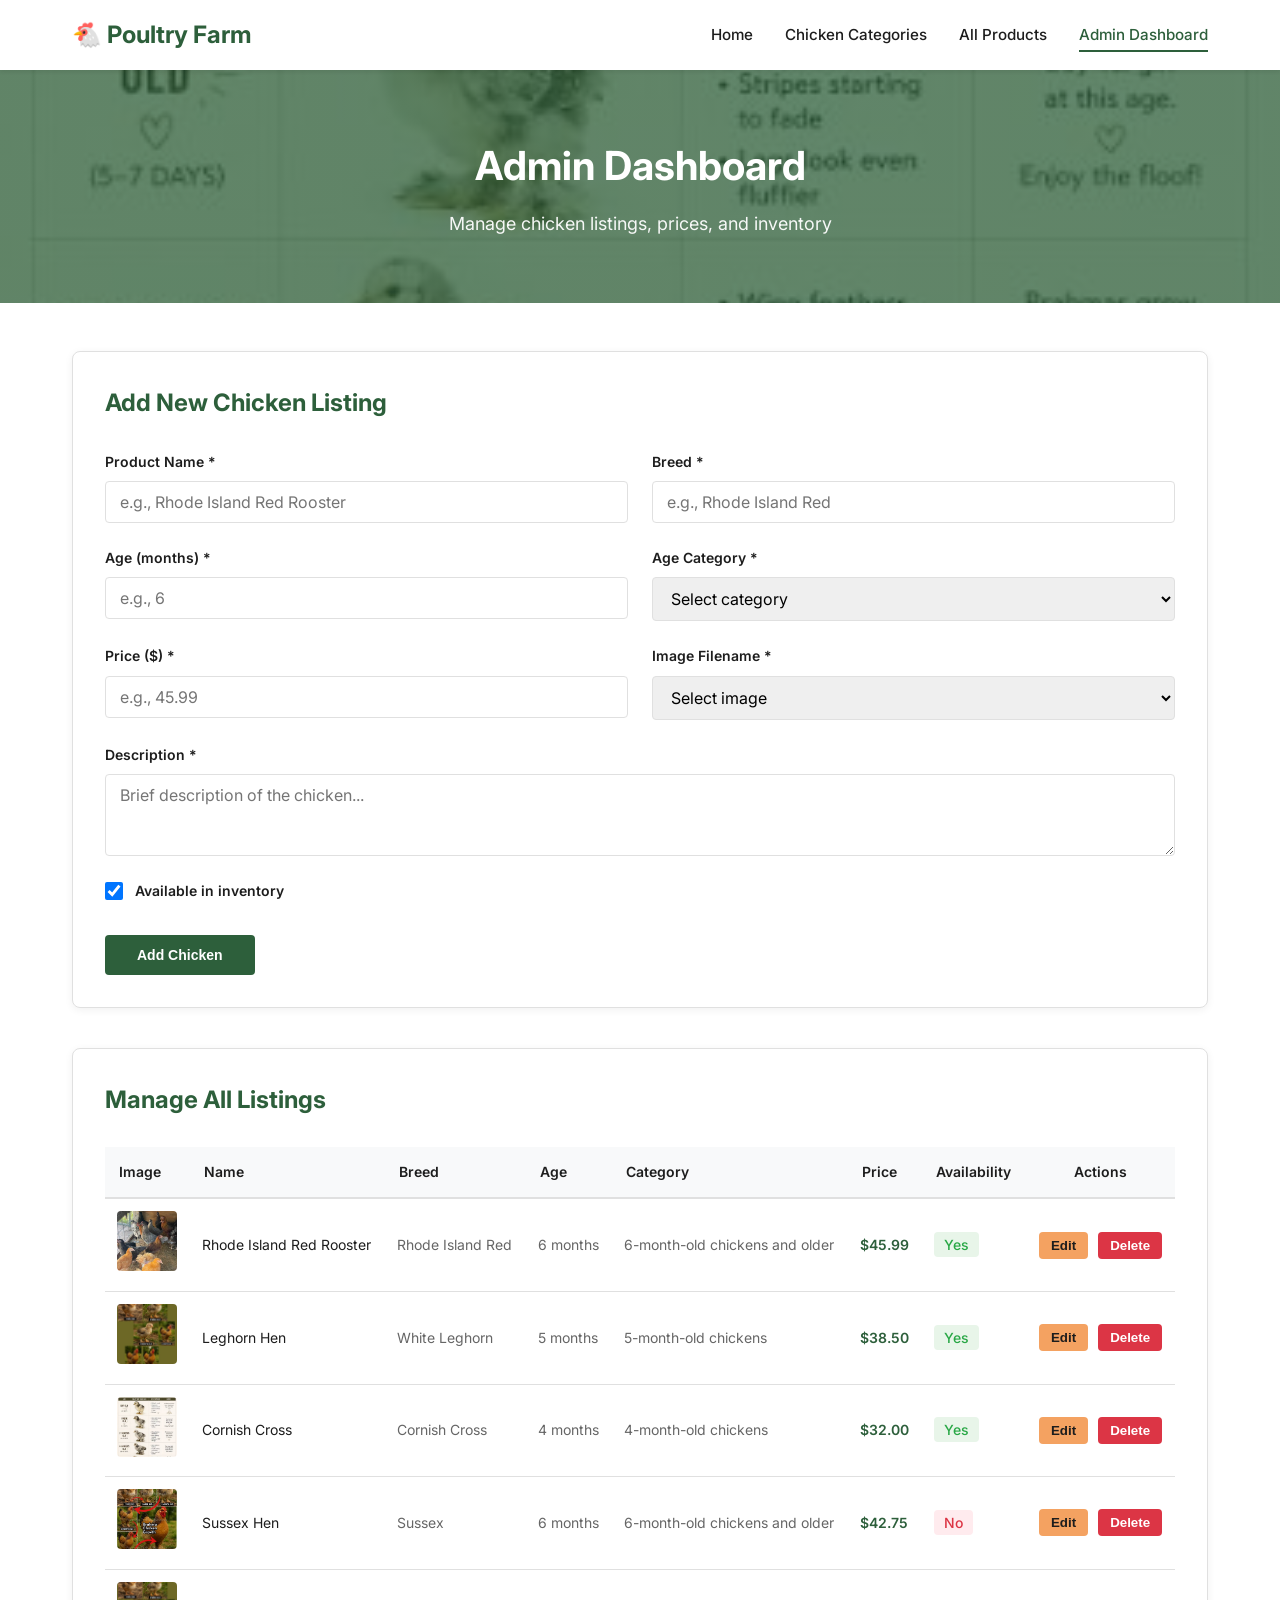
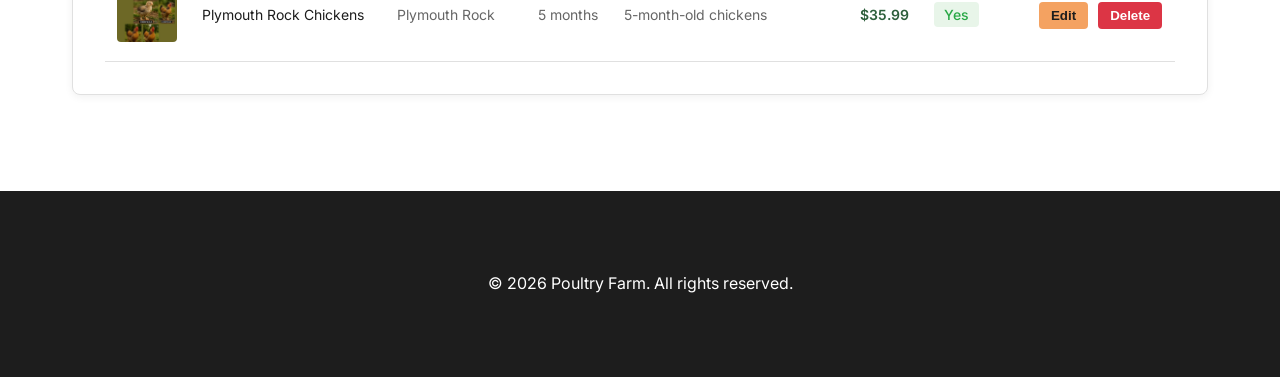
<file: pages/admin.html>
<!DOCTYPE html>
<html lang="en">
<head>
    <meta charset="UTF-8">
    <meta name="viewport" content="width=device-width, initial-scale=1.0">
    <title>Admin Dashboard - Poultry Farm</title>
    <link rel="stylesheet" href="../css/style.css">
    <link rel="preconnect" href="https://fonts.googleapis.com">
    <link rel="preconnect" href="https://fonts.gstatic.com" crossorigin>
    <link href="https://fonts.googleapis.com/css2?family=Inter:wght@300;400;500;600;700&display=swap" rel="stylesheet">
</head>
<body>
    <!-- Navigation -->
    <nav class="navbar">
        <div class="nav-container">
            <div class="nav-logo">
                <h2>🐔 Poultry Farm</h2>
            </div>
            <button class="nav-toggle" id="navToggle" aria-label="Toggle navigation">
                <span class="bar"></span>
                <span class="bar"></span>
                <span class="bar"></span>
            </button>
            <ul class="nav-menu" id="navMenu">
                <li class="nav-item">
                    <a href="../index.html" class="nav-link">Home</a>
                </li>
                <li class="nav-item">
                    <a href="categories.html" class="nav-link">Chicken Categories</a>
                </li>
                <li class="nav-item">
                    <a href="products.html" class="nav-link">All Products</a>
                </li>
                <li class="nav-item">
                    <a href="admin.html" class="nav-link active">Admin Dashboard</a>
                </li>
            </ul>
        </div>
    </nav>

    <!-- Page Header -->
    <header class="page-header" style="background: linear-gradient(rgba(45, 95, 59, 0.75), rgba(45, 95, 59, 0.75)), url('../images (3).jpg') center/cover; color: white; text-align: center; padding: 4rem 2rem;">
        <h1 class="page-title" style="font-size: 2.5rem; font-weight: 700;">Admin Dashboard</h1>
        <p class="page-subtitle" style="font-size: 1.125rem; margin-top: 0.75rem; opacity: 0.95;">Manage chicken listings, prices, and inventory</p>
    </header>

    <!-- Admin Section -->
    <section class="admin">
        <div class="container">
            <!-- Add/Edit Product Form -->
            <div class="form-container" style="background-color: var(--bg-white); border: 1px solid var(--border-color); border-radius: 8px; padding: 2rem; margin-bottom: 2.5rem; box-shadow: 0 2px 8px rgba(0, 0, 0, 0.06);">
                <h2 id="formTitle" style="font-size: 1.5rem; color: var(--primary-color); margin-bottom: 1.75rem;">Add New Chicken Listing</h2>
                <form id="productForm">
                    <input type="hidden" id="productId">
                    <div class="form-grid" style="display: grid; grid-template-columns: 1fr 1fr; gap: 1.5rem;">
                        <div class="form-group" style="display: flex; flex-direction: column; gap: 0.5rem;">
                            <label for="name" style="font-weight: 600; color: var(--text-dark); font-size: 0.875rem;">Product Name *</label>
                            <input type="text" id="name" name="name" required placeholder="e.g., Rhode Island Red Rooster" style="padding: 0.625rem 0.875rem; border: 1px solid var(--border-color); border-radius: 4px; font-size: 1rem; font-family: inherit;">
                        </div>
                        <div class="form-group" style="display: flex; flex-direction: column; gap: 0.5rem;">
                            <label for="breed" style="font-weight: 600; color: var(--text-dark); font-size: 0.875rem;">Breed *</label>
                            <input type="text" id="breed" name="breed" required placeholder="e.g., Rhode Island Red" style="padding: 0.625rem 0.875rem; border: 1px solid var(--border-color); border-radius: 4px; font-size: 1rem; font-family: inherit;">
                        </div>
                        <div class="form-group" style="display: flex; flex-direction: column; gap: 0.5rem;">
                            <label for="age" style="font-weight: 600; color: var(--text-dark); font-size: 0.875rem;">Age (months) *</label>
                            <input type="number" id="age" name="age" required min="1" placeholder="e.g., 6" style="padding: 0.625rem 0.875rem; border: 1px solid var(--border-color); border-radius: 4px; font-size: 1rem; font-family: inherit;">
                        </div>
                        <div class="form-group" style="display: flex; flex-direction: column; gap: 0.5rem;">
                            <label for="ageCategory" style="font-weight: 600; color: var(--text-dark); font-size: 0.875rem;">Age Category *</label>
                            <select id="ageCategory" name="ageCategory" required style="padding: 0.625rem 0.875rem; border: 1px solid var(--border-color); border-radius: 4px; font-size: 1rem; font-family: inherit;">
                                <option value="">Select category</option>
                                <option value="4-month-old chickens">4-month-old chickens</option>
                                <option value="5-month-old chickens">5-month-old chickens</option>
                                <option value="6-month-old chickens and older">6-month-old chickens and older</option>
                            </select>
                        </div>
                        <div class="form-group" style="display: flex; flex-direction: column; gap: 0.5rem;">
                            <label for="price" style="font-weight: 600; color: var(--text-dark); font-size: 0.875rem;">Price ($) *</label>
                            <input type="number" id="price" name="price" required min="0" step="0.01" placeholder="e.g., 45.99" style="padding: 0.625rem 0.875rem; border: 1px solid var(--border-color); border-radius: 4px; font-size: 1rem; font-family: inherit;">
                        </div>
                        <div class="form-group" style="display: flex; flex-direction: column; gap: 0.5rem;">
                            <label for="image" style="font-weight: 600; color: var(--text-dark); font-size: 0.875rem;">Image Filename *</label>
                            <select id="image" name="image" required style="padding: 0.625rem 0.875rem; border: 1px solid var(--border-color); border-radius: 4px; font-size: 1rem; font-family: inherit;">
                                <option value="">Select image</option>
                                <option value="images.jpg">images.jpg</option>
                                <option value="images (1).jpg">images (1).jpg</option>
                                <option value="images (2).jpg">images (2).jpg</option>
                                <option value="images (3).jpg">images (3).jpg</option>
                                <option value="images (4).jpg">images (4).jpg</option>
                            </select>
                        </div>
                        <div class="form-group" style="display: flex; flex-direction: column; gap: 0.5rem; grid-column: span 2;">
                            <label for="description" style="font-weight: 600; color: var(--text-dark); font-size: 0.875rem;">Description *</label>
                            <textarea id="description" name="description" required rows="3" placeholder="Brief description of the chicken..." style="padding: 0.625rem 0.875rem; border: 1px solid var(--border-color); border-radius: 4px; font-size: 1rem; font-family: inherit; resize: vertical;"></textarea>
                        </div>
                        <div class="form-group" style="display: flex; align-items: center; gap: 0.75rem; grid-column: span 2;">
                            <input type="checkbox" id="availability" name="availability" checked style="width: 1.125rem; height: 1.125rem;">
                            <label for="availability" style="font-weight: 600; color: var(--text-dark); font-size: 0.875rem;">Available in inventory</label>
                        </div>
                    </div>
                    <div class="form-actions" style="display: flex; gap: 0.75rem; margin-top: 2rem;">
                        <button type="submit" id="submitBtn" class="btn btn-primary" style="flex: 0 1 auto; padding: 0.75rem 2rem;">Add Chicken</button>
                        <button type="button" id="cancelBtn" class="btn btn-secondary" style="flex: 0 1 auto; padding: 0.75rem 2rem; display: none;">Cancel Edit</button>
                    </div>
                </form>
            </div>

            <!-- Product Listings Table -->
            <div class="table-container" style="background-color: var(--bg-white); border: 1px solid var(--border-color); border-radius: 8px; padding: 2rem; box-shadow: 0 2px 8px rgba(0, 0, 0, 0.06); overflow-x: auto;">
                <h2 style="font-size: 1.5rem; color: var(--primary-color); margin-bottom: 1.75rem;">Manage All Listings</h2>
                <table id="productsTable" style="width: 100%; border-collapse: collapse;">
                    <thead>
                        <tr style="background-color: var(--bg-light); border-bottom: 2px solid var(--border-color);">
                            <th style="padding: 0.875rem; text-align: left; font-weight: 600; color: var(--text-dark); font-size: 0.875rem;">Image</th>
                            <th style="padding: 0.875rem; text-align: left; font-weight: 600; color: var(--text-dark); font-size: 0.875rem;">Name</th>
                            <th style="padding: 0.875rem; text-align: left; font-weight: 600; color: var(--text-dark); font-size: 0.875rem;">Breed</th>
                            <th style="padding: 0.875rem; text-align: left; font-weight: 600; color: var(--text-dark); font-size: 0.875rem;">Age</th>
                            <th style="padding: 0.875rem; text-align: left; font-weight: 600; color: var(--text-dark); font-size: 0.875rem;">Category</th>
                            <th style="padding: 0.875rem; text-align: left; font-weight: 600; color: var(--text-dark); font-size: 0.875rem;">Price</th>
                            <th style="padding: 0.875rem; text-align: left; font-weight: 600; color: var(--text-dark); font-size: 0.875rem;">Availability</th>
                            <th style="padding: 0.875rem; text-align: center; font-weight: 600; color: var(--text-dark); font-size: 0.875rem;">Actions</th>
                        </tr>
                    </thead>
                    <tbody id="productsTableBody">
                        <!-- Table rows loaded dynamically -->
                    </tbody>
                </table>
            </div>
        </div>
    </section>

    <footer class="footer">
        <div class="container">
            <p>&copy; 2026 Poultry Farm. All rights reserved.</p>
        </div>
    </footer>

    <script src="../js/app.js"></script>
    <script src="../js/admin.js"></script>
</body>
</html>
</file>
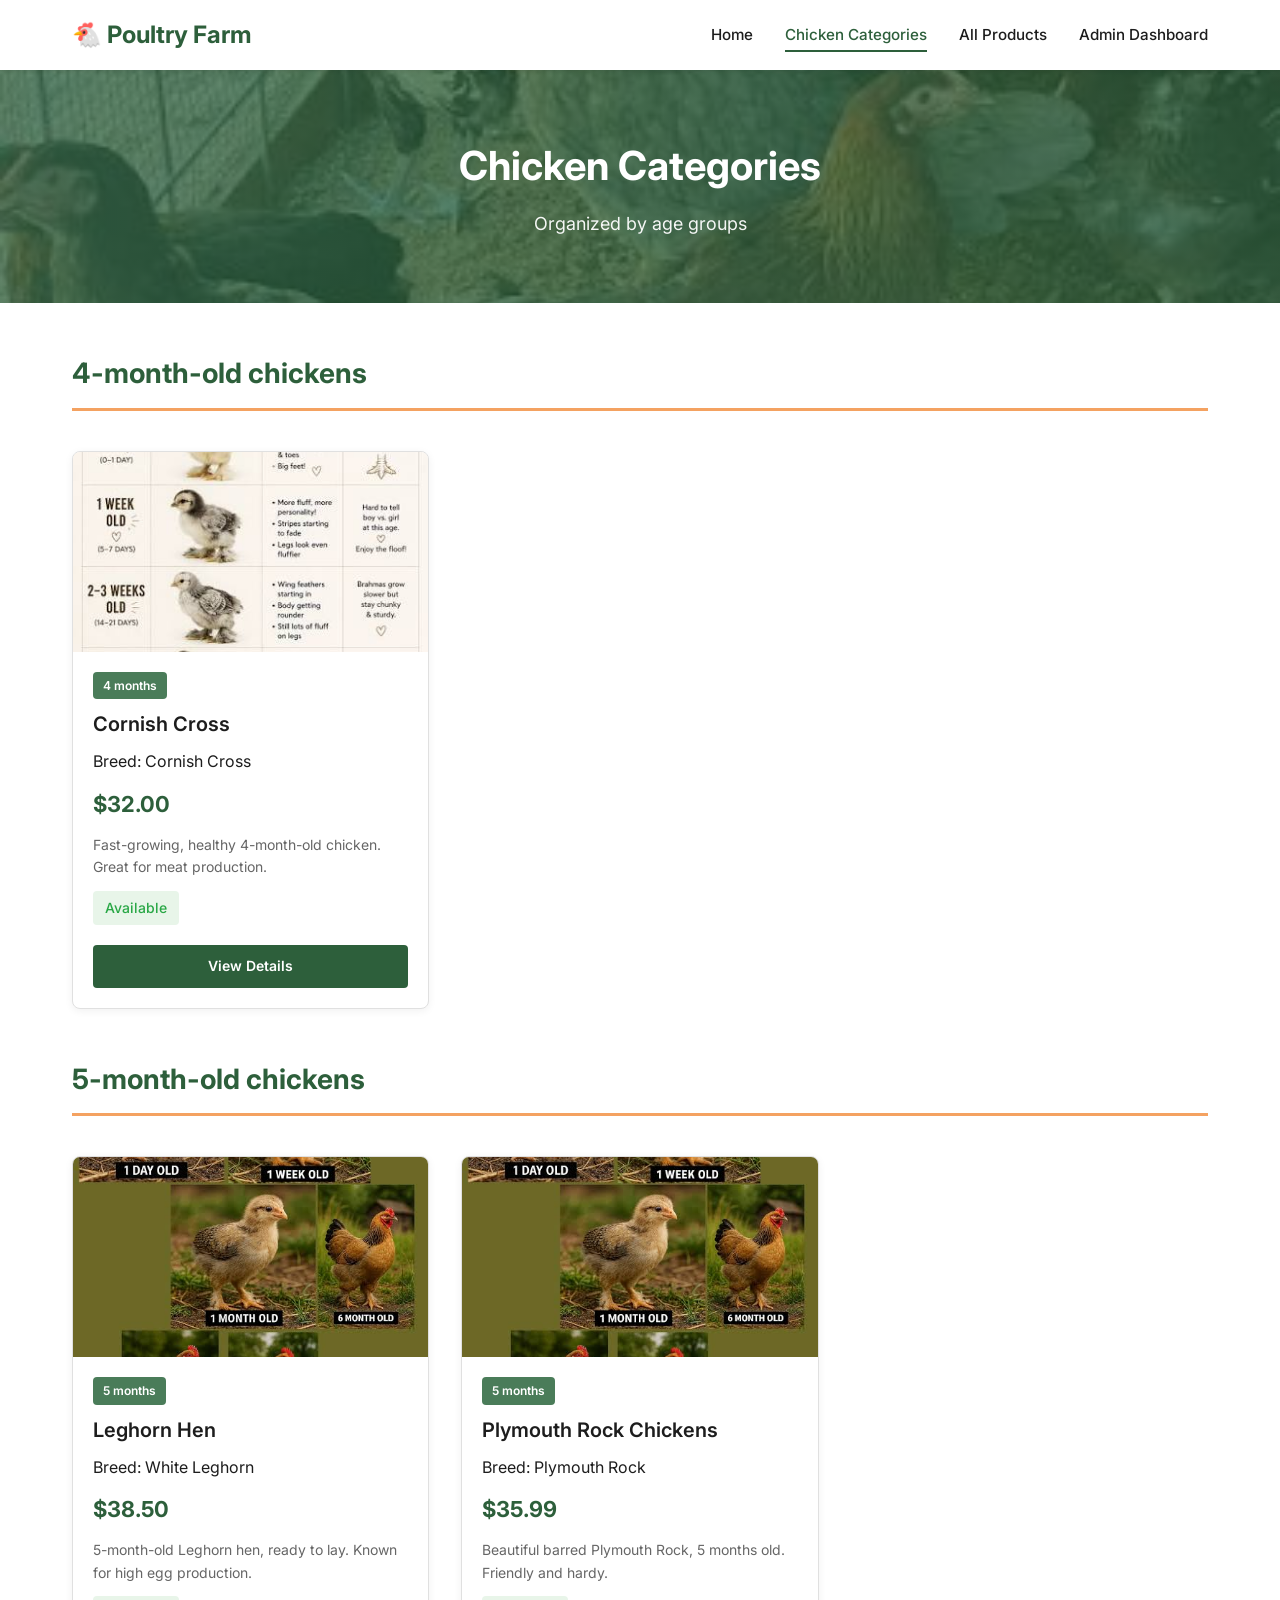
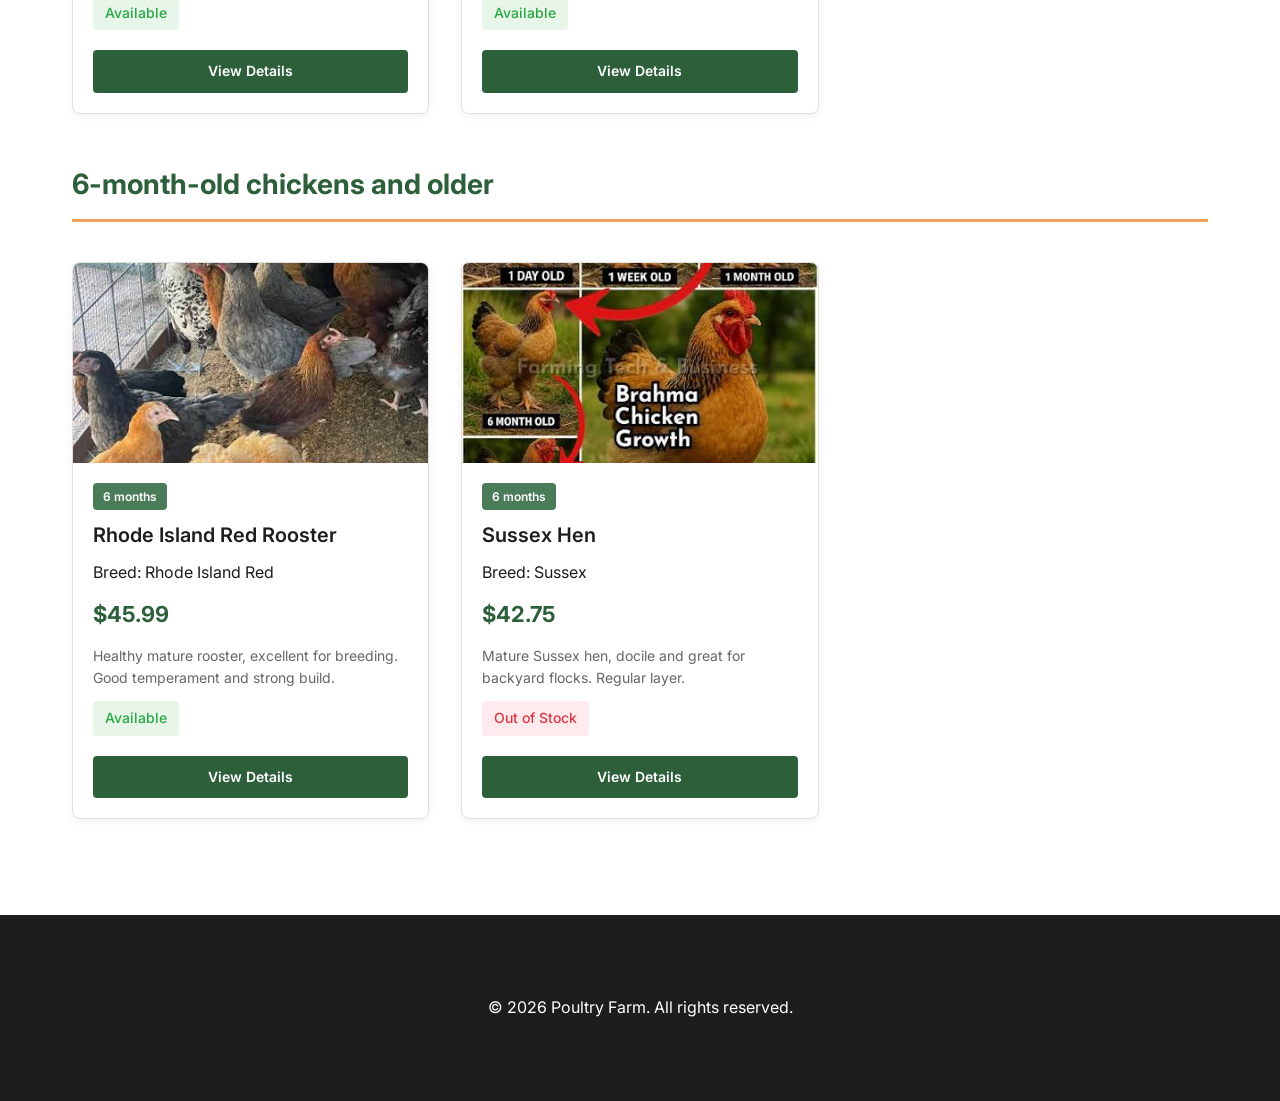
<file: pages/categories.html>
<!DOCTYPE html>
<html lang="en">
<head>
    <meta charset="UTF-8">
    <meta name="viewport" content="width=device-width, initial-scale=1.0">
    <title>Chicken Categories - Poultry Farm</title>
    <link rel="stylesheet" href="../css/style.css">
    <link rel="preconnect" href="https://fonts.googleapis.com">
    <link rel="preconnect" href="https://fonts.gstatic.com" crossorigin>
    <link href="https://fonts.googleapis.com/css2?family=Inter:wght@300;400;500;600;700&display=swap" rel="stylesheet">
</head>
<body>
    <!-- Navigation -->
    <nav class="navbar">
        <div class="nav-container">
            <div class="nav-logo">
                <h2>🐔 Poultry Farm</h2>
            </div>
            <button class="nav-toggle" id="navToggle" aria-label="Toggle navigation">
                <span class="bar"></span>
                <span class="bar"></span>
                <span class="bar"></span>
            </button>
            <ul class="nav-menu" id="navMenu">
                <li class="nav-item">
                    <a href="../index.html" class="nav-link">Home</a>
                </li>
                <li class="nav-item">
                    <a href="categories.html" class="nav-link active">Chicken Categories</a>
                </li>
                <li class="nav-item">
                    <a href="products.html" class="nav-link">All Products</a>
                </li>
                <li class="nav-item">
                    <a href="admin.html" class="nav-link">Admin Dashboard</a>
                </li>
            </ul>
        </div>
    </nav>

    <!-- Page Header -->
    <header class="page-header" style="background: linear-gradient(rgba(45, 95, 59, 0.75), rgba(45, 95, 59, 0.75)), url('../images (1).jpg') center/cover; color: white; text-align: center; padding: 4rem 2rem;">
        <h1 class="page-title" style="font-size: 2.5rem; font-weight: 700;">Chicken Categories</h1>
        <p class="page-subtitle" style="font-size: 1.125rem; margin-top: 0.75rem; opacity: 0.95;">Organized by age groups</p>
    </header>

    <!-- Categories Section -->
    <section class="categories">
        <div class="container">
            <!-- 4-month-old chickens -->
            <div class="category-section" style="margin-bottom: 3rem;">
                <h2 class="category-title" style="font-size: 1.75rem; color: var(--primary-color); margin-bottom: 1.5rem; padding-bottom: 0.75rem; border-bottom: 3px solid var(--accent-color);">4-month-old chickens</h2>
                <div class="products-grid" id="category-4month">
                    <!-- Products loaded dynamically -->
                </div>
            </div>

            <!-- 5-month-old chickens -->
            <div class="category-section" style="margin-bottom: 3rem;">
                <h2 class="category-title" style="font-size: 1.75rem; color: var(--primary-color); margin-bottom: 1.5rem; padding-bottom: 0.75rem; border-bottom: 3px solid var(--accent-color);">5-month-old chickens</h2>
                <div class="products-grid" id="category-5month">
                    <!-- Products loaded dynamically -->
                </div>
            </div>

            <!-- 6-month-old chickens and older -->
            <div class="category-section">
                <h2 class="category-title" style="font-size: 1.75rem; color: var(--primary-color); margin-bottom: 1.5rem; padding-bottom: 0.75rem; border-bottom: 3px solid var(--accent-color);">6-month-old chickens and older</h2>
                <div class="products-grid" id="category-6month">
                    <!-- Products loaded dynamically -->
                </div>
            </div>
        </div>
    </section>

    <footer class="footer">
        <div class="container">
            <p>&copy; 2026 Poultry Farm. All rights reserved.</p>
        </div>
    </footer>

    <script src="../js/app.js"></script>
    <script src="../js/categories.js"></script>
</body>
</html>
</file>
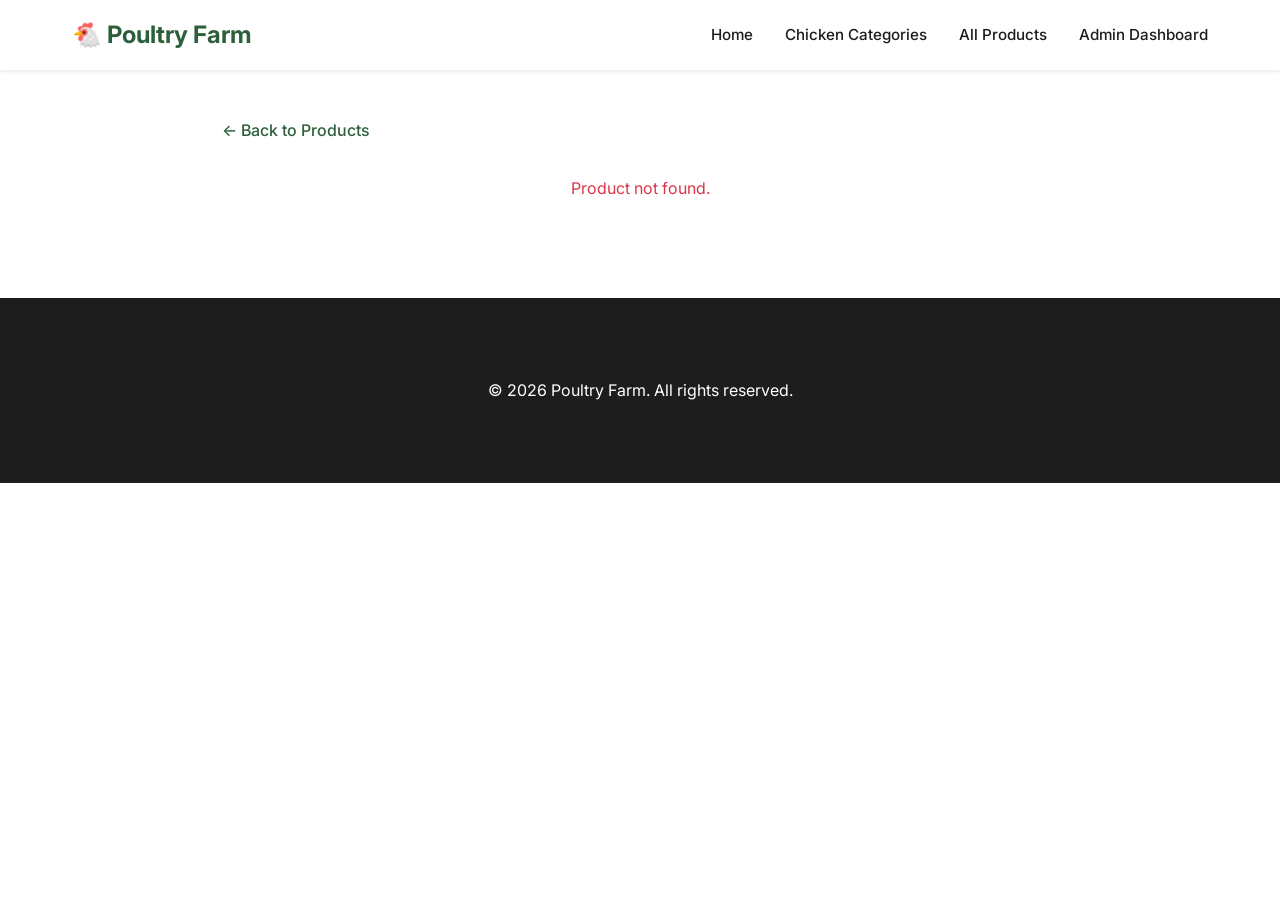
<file: pages/product-details.html>
<!DOCTYPE html>
<html lang="en">
<head>
    <meta charset="UTF-8">
    <meta name="viewport" content="width=device-width, initial-scale=1.0">
    <title>Product Details - Poultry Farm</title>
    <link rel="stylesheet" href="../css/style.css">
    <link rel="preconnect" href="https://fonts.googleapis.com">
    <link rel="preconnect" href="https://fonts.gstatic.com" crossorigin>
    <link href="https://fonts.googleapis.com/css2?family=Inter:wght@300;400;500;600;700&display=swap" rel="stylesheet">
</head>
<body>
    <!-- Navigation -->
    <nav class="navbar">
        <div class="nav-container">
            <div class="nav-logo">
                <h2>🐔 Poultry Farm</h2>
            </div>
            <button class="nav-toggle" id="navToggle" aria-label="Toggle navigation">
                <span class="bar"></span>
                <span class="bar"></span>
                <span class="bar"></span>
            </button>
            <ul class="nav-menu" id="navMenu">
                <li class="nav-item">
                    <a href="../index.html" class="nav-link">Home</a>
                </li>
                <li class="nav-item">
                    <a href="categories.html" class="nav-link">Chicken Categories</a>
                </li>
                <li class="nav-item">
                    <a href="products.html" class="nav-link">All Products</a>
                </li>
                <li class="nav-item">
                    <a href="admin.html" class="nav-link">Admin Dashboard</a>
                </li>
            </ul>
        </div>
    </nav>

    <!-- Product Details -->
    <section class="product-details">
        <div class="container" style="max-width: 900px;">
            <div class="back-link" style="margin-bottom: 2rem;">
                <a href="products.html" style="color: var(--primary-color); text-decoration: none; font-weight: 500;">← Back to Products</a>
            </div>
            <div class="details-container" id="productDetails">
                <!-- Product details loaded dynamically -->
            </div>
        </div>
    </section>

    <footer class="footer">
        <div class="container">
            <p>&copy; 2026 Poultry Farm. All rights reserved.</p>
        </div>
    </footer>

    <script src="../js/app.js"></script>
    <script src="../js/product-details.js"></script>
</body>
</html>
</file>
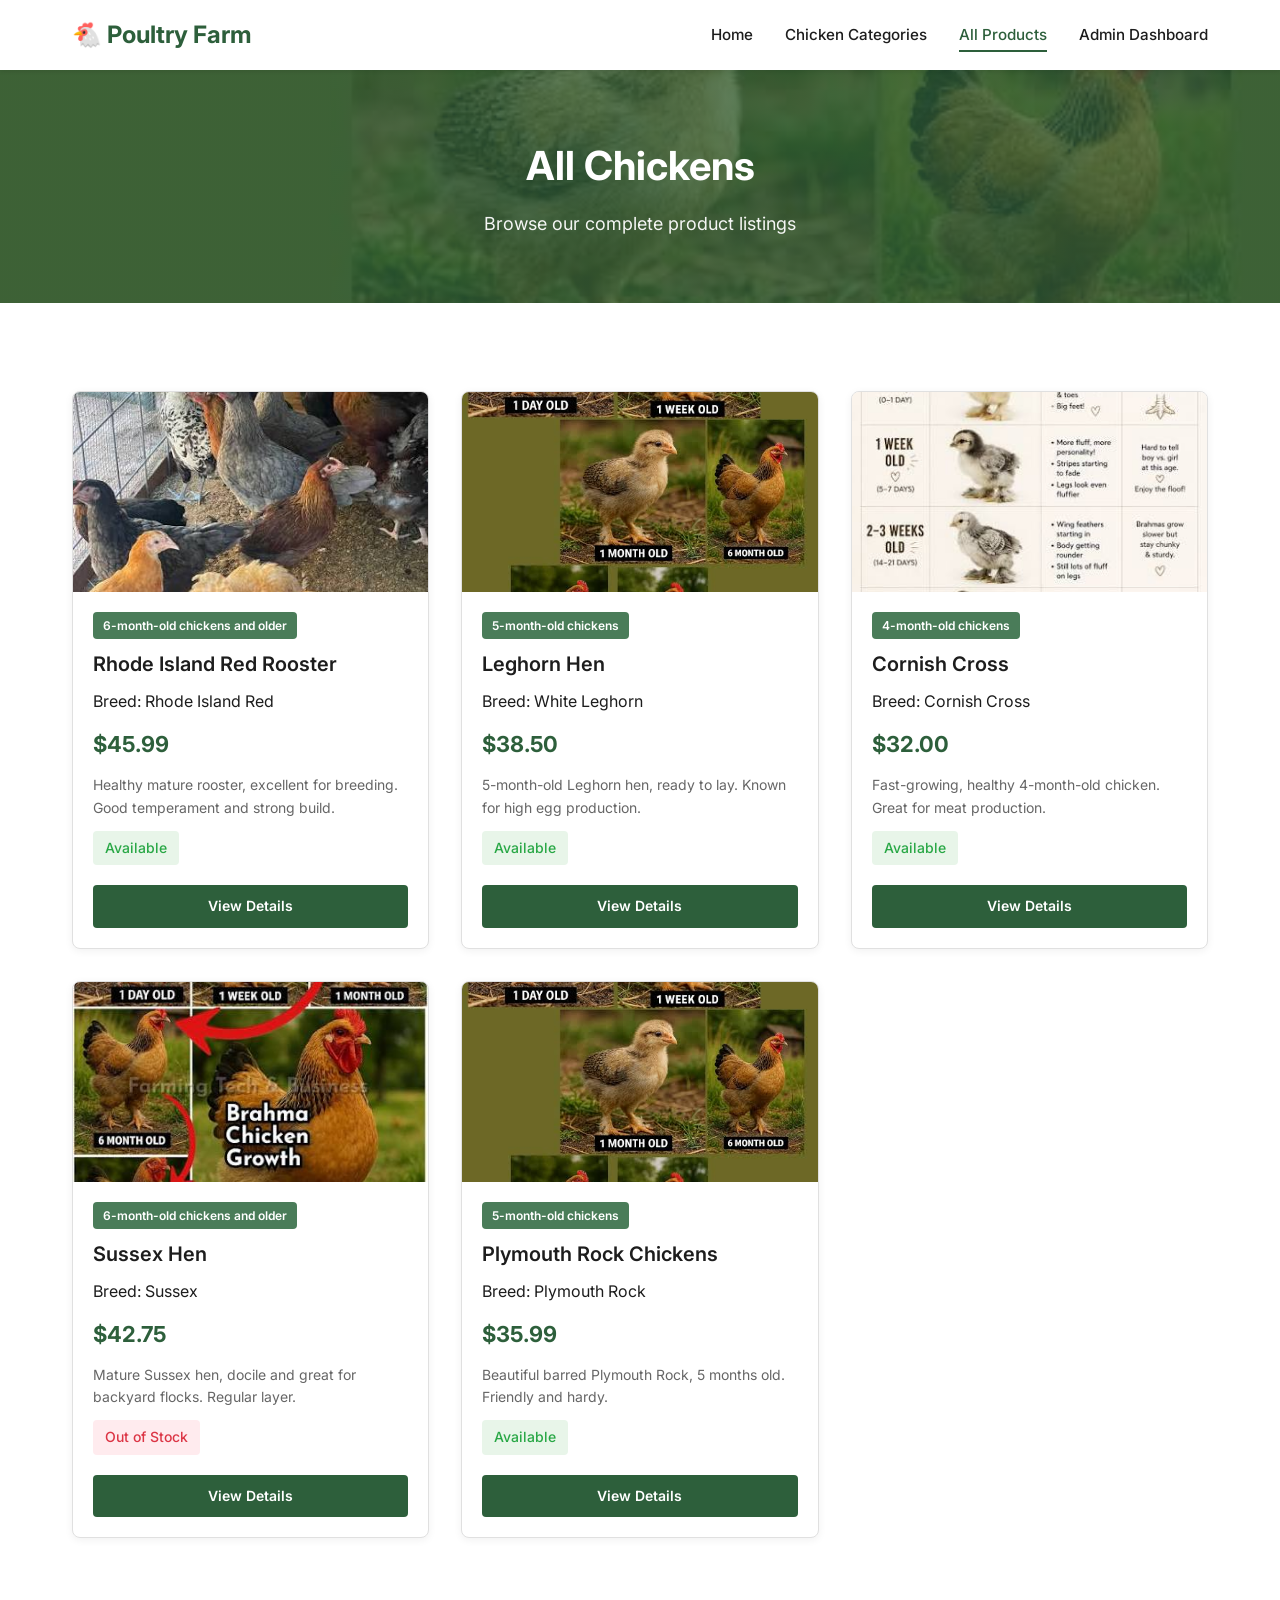
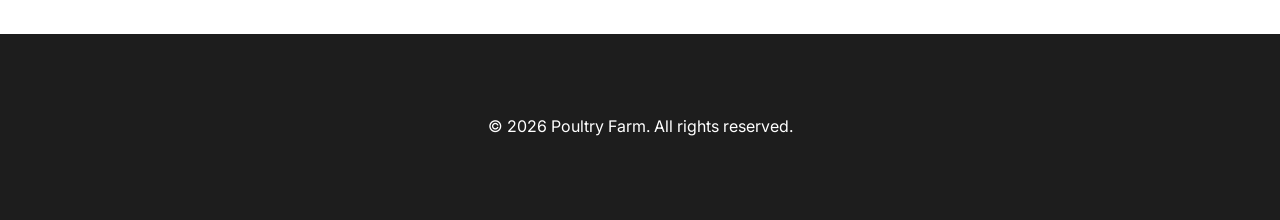
<file: pages/products.html>
<!DOCTYPE html>
<html lang="en">
<head>
    <meta charset="UTF-8">
    <meta name="viewport" content="width=device-width, initial-scale=1.0">
    <title>All Products - Poultry Farm</title>
    <link rel="stylesheet" href="../css/style.css">
    <link rel="preconnect" href="https://fonts.googleapis.com">
    <link rel="preconnect" href="https://fonts.gstatic.com" crossorigin>
    <link href="https://fonts.googleapis.com/css2?family=Inter:wght@300;400;500;600;700&display=swap" rel="stylesheet">
</head>
<body>
    <!-- Navigation -->
    <nav class="navbar">
        <div class="nav-container">
            <div class="nav-logo">
                <h2>🐔 Poultry Farm</h2>
            </div>
            <button class="nav-toggle" id="navToggle" aria-label="Toggle navigation">
                <span class="bar"></span>
                <span class="bar"></span>
                <span class="bar"></span>
            </button>
            <ul class="nav-menu" id="navMenu">
                <li class="nav-item">
                    <a href="../index.html" class="nav-link">Home</a>
                </li>
                <li class="nav-item">
                    <a href="categories.html" class="nav-link">Chicken Categories</a>
                </li>
                <li class="nav-item">
                    <a href="products.html" class="nav-link active">All Products</a>
                </li>
                <li class="nav-item">
                    <a href="admin.html" class="nav-link">Admin Dashboard</a>
                </li>
            </ul>
        </div>
    </nav>

    <!-- Page Header -->
    <header class="page-header" style="background: linear-gradient(rgba(45, 95, 59, 0.75), rgba(45, 95, 59, 0.75)), url('../images (2).jpg') center/cover; color: white; text-align: center; padding: 4rem 2rem;">
        <h1 class="page-title" style="font-size: 2.5rem; font-weight: 700;">All Chickens</h1>
        <p class="page-subtitle" style="font-size: 1.125rem; margin-top: 0.75rem; opacity: 0.95;">Browse our complete product listings</p>
    </header>

    <!-- Products Section -->
    <section class="products">
        <div class="container">
            <div class="products-grid" id="allProducts">
                <!-- Products loaded dynamically -->
            </div>
        </div>
    </section>

    <footer class="footer">
        <div class="container">
            <p>&copy; 2026 Poultry Farm. All rights reserved.</p>
        </div>
    </footer>

    <script src="../js/app.js"></script>
    <script src="../js/products.js"></script>
</body>
</html>
</file>
<file: css/style.css>
/* Reset and Base Styles */
* {
    margin: 0;
    padding: 0;
    box-sizing: border-box;
}

:root {
    --primary-color: #2d5f3b;
    --secondary-color: #4a7c59;
    --accent-color: #f4a261;
    --text-dark: #1d1d1d;
    --text-light: #666666;
    --bg-light: #f8f9fa;
    --bg-white: #ffffff;
    --border-color: #e0e0e0;
    --success-color: #28a745;
    --danger-color: #dc3545;
}

html {
    scroll-behavior: smooth;
}

body {
    font-family: 'Inter', -apple-system, BlinkMacSystemFont, 'Segoe UI', 'Roboto', 'Oxygen',
        'Ubuntu', 'Cantarell', 'Fira Sans', 'Droid Sans', 'Helvetica Neue',
        sans-serif;
    line-height: 1.6;
    color: var(--text-dark);
    background-color: var(--bg-white);
}

/* Navigation */
.navbar {
    background-color: var(--bg-white);
    box-shadow: 0 2px 4px rgba(0, 0, 0, 0.08);
    position: sticky;
    top: 0;
    z-index: 100;
    width: 100%;
}

.nav-container {
    max-width: 1200px;
    margin: 0 auto;
    padding: 1rem 2rem;
    display: flex;
    justify-content: space-between;
    align-items: center;
    flex-wrap: wrap;
}

.nav-logo h2 {
    color: var(--primary-color);
    font-size: 1.5rem;
    font-weight: 700;
}

.nav-toggle {
    display: none;
    background: transparent;
    border: 2px solid var(--primary-color);
    padding: 0.5rem;
    cursor: pointer;
    border-radius: 4px;
}

.nav-toggle:focus {
    outline: 2px solid var(--accent-color);
    outline-offset: 2px;
}

.bar {
    display: block;
    width: 25px;
    height: 3px;
    margin: 5px auto;
    background-color: var(--primary-color);
    transition: 0.3s;
}

.nav-menu {
    display: flex;
    list-style: none;
    gap: 2rem;
    align-items: center;
}

.nav-link {
    text-decoration: none;
    color: var(--text-dark);
    font-weight: 500;
    font-size: 0.95rem;
    padding: 0.5rem 0;
    transition: color 0.2s ease;
    position: relative;
}

.nav-link:hover {
    color: var(--primary-color);
}

.nav-link.active {
    color: var(--primary-color);
}

.nav-link.active::after {
    content: '';
    position: absolute;
    bottom: 0;
    left: 0;
    width: 100%;
    height: 2px;
    background-color: var(--primary-color);
}

/* Container */
.container {
    max-width: 1200px;
    margin: 0 auto;
    padding: 3rem 2rem;
}

/* Hero Section */
.hero {
    background: linear-gradient(rgba(45, 95, 59, 0.75), rgba(45, 95, 59, 0.75)),
                url('images (1).jpg') center/cover no-repeat;
    color: white;
    text-align: center;
    padding: 6rem 2rem;
    min-height: 60vh;
    display: flex;
    align-items: center;
    justify-content: center;
}

.hero-content {
    max-width: 700px;
}

.hero-title {
    font-size: 2.75rem;
    font-weight: 700;
    margin-bottom: 1rem;
    line-height: 1.2;
}

.hero-subtitle {
    font-size: 1.25rem;
    font-weight: 300;
    margin-bottom: 2rem;
    opacity: 0.95;
}

.hero-btn {
    display: inline-block;
    background-color: var(--accent-color);
    color: var(--text-dark);
    padding: 0.875rem 2rem;
    text-decoration: none;
    font-weight: 600;
    font-size: 1rem;
    border-radius: 6px;
    transition: transform 0.2s ease, box-shadow 0.2s ease;
    box-shadow: 0 4px 6px rgba(0, 0, 0, 0.2);
}

.hero-btn:hover {
    transform: translateY(-2px);
    box-shadow: 0 6px 10px rgba(0, 0, 0, 0.25);
}

/* Sections */
.about {
    background-color: var(--bg-light);
}

.section-title {
    font-size: 2rem;
    font-weight: 700;
    color: var(--primary-color);
    text-align: center;
    margin-bottom: 1.5rem;
}

.section-text {
    text-align: center;
    color: var(--text-light);
    font-size: 1.05rem;
    max-width: 900px;
    margin: 0 auto;
    line-height: 1.8;
}

/* Products Grid */
.products-grid {
    display: grid;
    grid-template-columns: repeat(auto-fill, minmax(280px, 1fr));
    gap: 2rem;
    margin-top: 2.5rem;
}

.product-card {
    background-color: var(--bg-white);
    border: 1px solid var(--border-color);
    border-radius: 8px;
    overflow: hidden;
    box-shadow: 0 2px 8px rgba(0, 0, 0, 0.06);
    transition: transform 0.2s ease, box-shadow 0.2s ease;
    display: flex;
    flex-direction: column;
}

.product-card:hover {
    transform: translateY(-4px);
    box-shadow: 0 6px 16px rgba(0, 0, 0, 0.1);
}

.product-image {
    width: 100%;
    height: 200px;
    object-fit: cover;
    background-color: var(--bg-light);
}

.product-info {
    padding: 1.25rem;
    flex: 1;
    display: flex;
    flex-direction: column;
    gap: 0.75rem;
}

.product-name {
    font-size: 1.25rem;
    font-weight: 600;
    color: var(--text-dark);
    line-height: 1.3;
}

.product-badge {
    display: inline-block;
    background-color: var(--secondary-color);
    color: white;
    padding: 0.25rem 0.625rem;
    border-radius: 4px;
    font-size: 0.75rem;
    font-weight: 600;
    width: fit-content;
}

.product-price {
    font-size: 1.375rem;
    font-weight: 700;
    color: var(--primary-color);
}

.product-description {
    color: var(--text-light);
    font-size: 0.875rem;
    line-height: 1.6;
    flex: 1;
}

.product-availability {
    font-size: 0.875rem;
    font-weight: 500;
    padding: 0.375rem 0.75rem;
    border-radius: 4px;
    width: fit-content;
}

.availability-in {
    background-color: #e8f5e9;
    color: var(--success-color);
}

.availability-out {
    background-color: #ffebee;
    color: var(--danger-color);
}

.product-actions {
    display: flex;
    gap: 0.75rem;
    margin-top: 0.5rem;
}

.btn {
    flex: 1;
    padding: 0.625rem 1rem;
    text-decoration: none;
    text-align: center;
    font-weight: 600;
    font-size: 0.875rem;
    border-radius: 4px;
    border: none;
    cursor: pointer;
    transition: opacity 0.2s ease;
}

.btn-primary {
    background-color: var(--primary-color);
    color: white;
}

.btn-secondary {
    background-color: var(--bg-light);
    color: var(--text-dark);
    border: 1px solid var(--border-color);
}

.btn:hover {
    opacity: 0.9;
}

.btn:focus {
    outline: 2px solid var(--accent-color);
    outline-offset: 2px;
}

/* View All Container */
.view-all-container {
    text-align: center;
    margin-top: 2.5rem;
}

.view-all-btn {
    display: inline-block;
    background-color: var(--primary-color);
    color: white;
    padding: 0.875rem 2.5rem;
    text-decoration: none;
    font-weight: 600;
    font-size: 1rem;
    border-radius: 6px;
    transition: opacity 0.2s ease;
}

.view-all-btn:hover {
    opacity: 0.9;
}

/* Footer */
.footer {
    background-color: var(--text-dark);
    color: white;
    text-align: center;
    padding: 2rem;
    margin-top: 3rem;
}

/* Responsive Design */
@media (max-width: 768px) {
    .nav-toggle {
        display: block;
    }

    .nav-menu {
        display: none;
        width: 100%;
        flex-direction: column;
        gap: 0;
        margin-top: 1rem;
    }

    .nav-menu.active {
        display: flex;
    }

    .nav-item {
        width: 100%;
        border-top: 1px solid var(--border-color);
    }

    .nav-link {
        display: block;
        width: 100%;
        padding: 0.875rem 0;
    }

    .nav-link.active::after {
        display: none;
    }

    .container {
        padding: 2rem 1.25rem;
    }

    .hero {
        padding: 4rem 1.25rem;
        min-height: 50vh;
    }

    .hero-title {
        font-size: 2.25rem;
    }

    .hero-subtitle {
        font-size: 1.125rem;
    }

    .section-title {
        font-size: 1.75rem;
    }

    .products-grid {
        grid-template-columns: 1fr;
        gap: 1.5rem;
    }

    .product-actions {
        flex-direction: column;
    }
}

@media (max-width: 480px) {
    .nav-container {
        padding: 0.875rem 1rem;
    }

    .hero-title {
        font-size: 1.875rem;
    }

    .hero-subtitle {
        font-size: 1rem;
    }

    .section-title {
        font-size: 1.5rem;
    }
}
</file>
